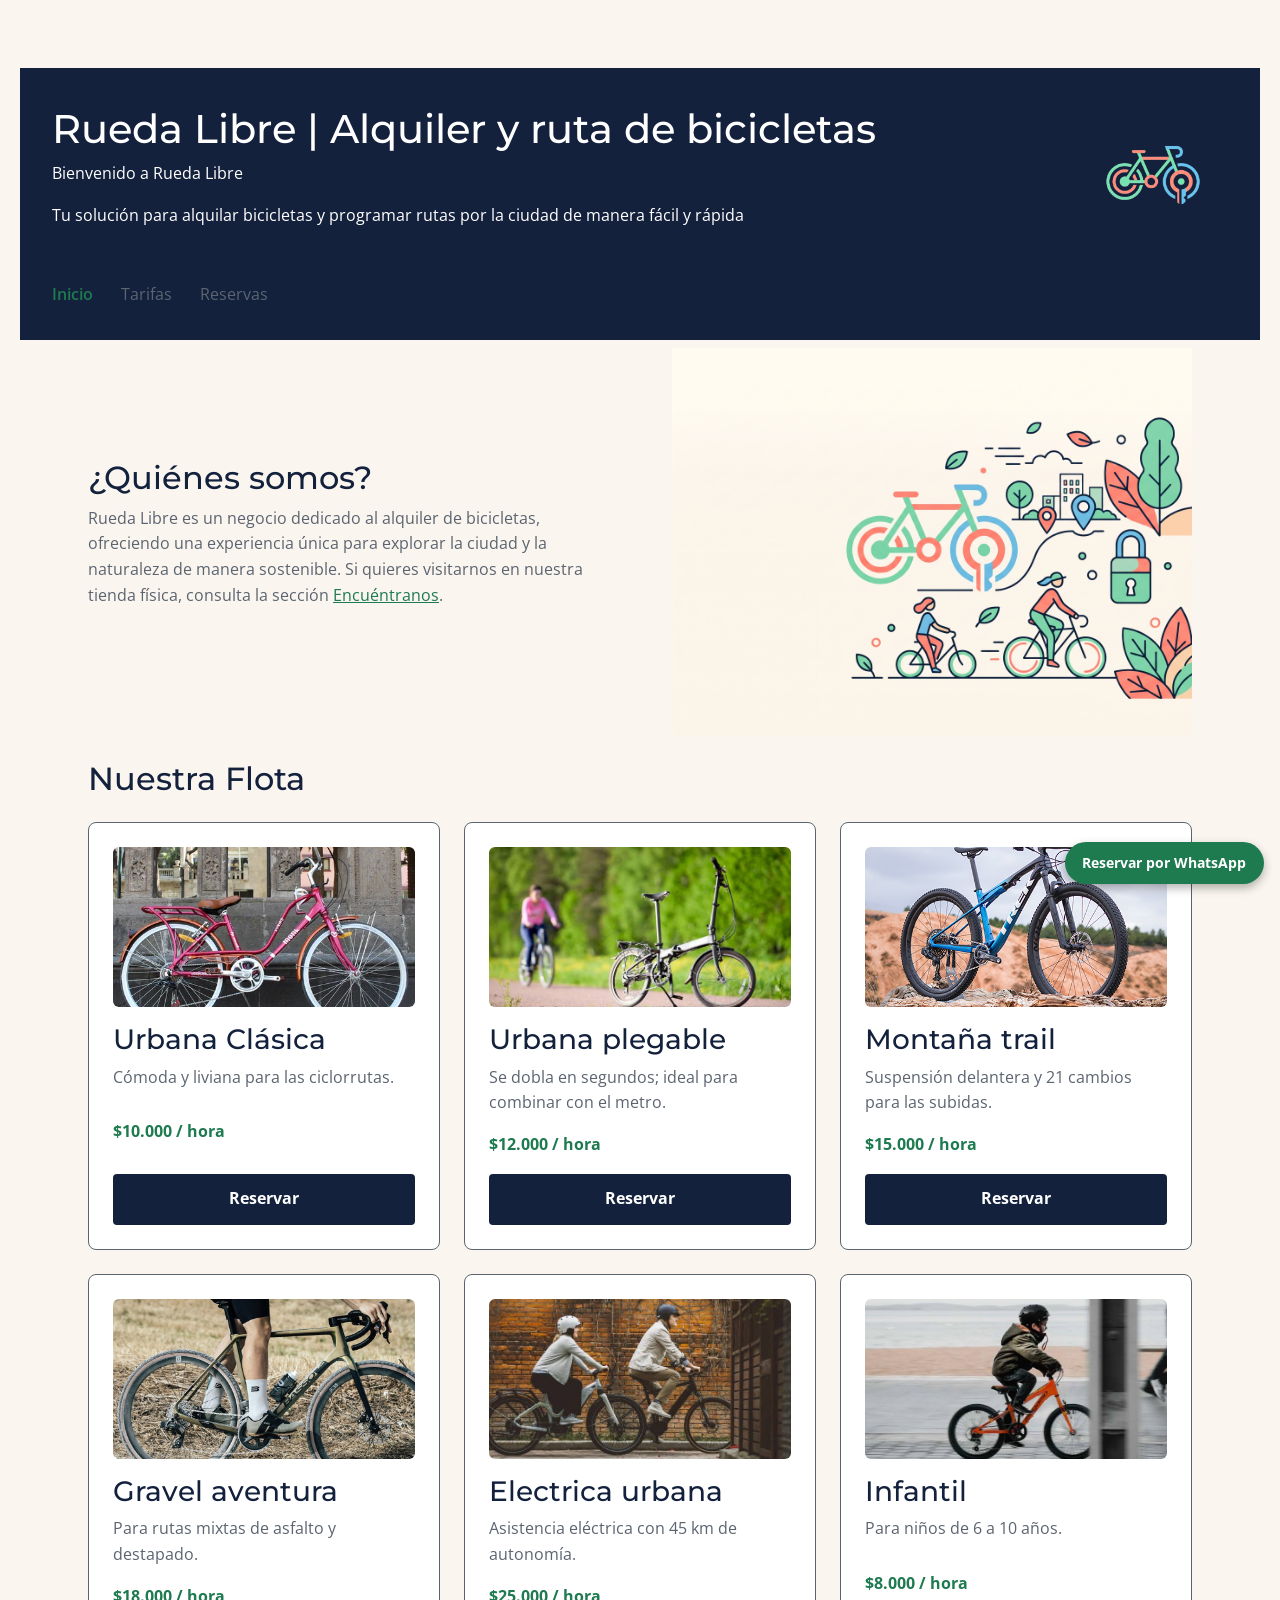
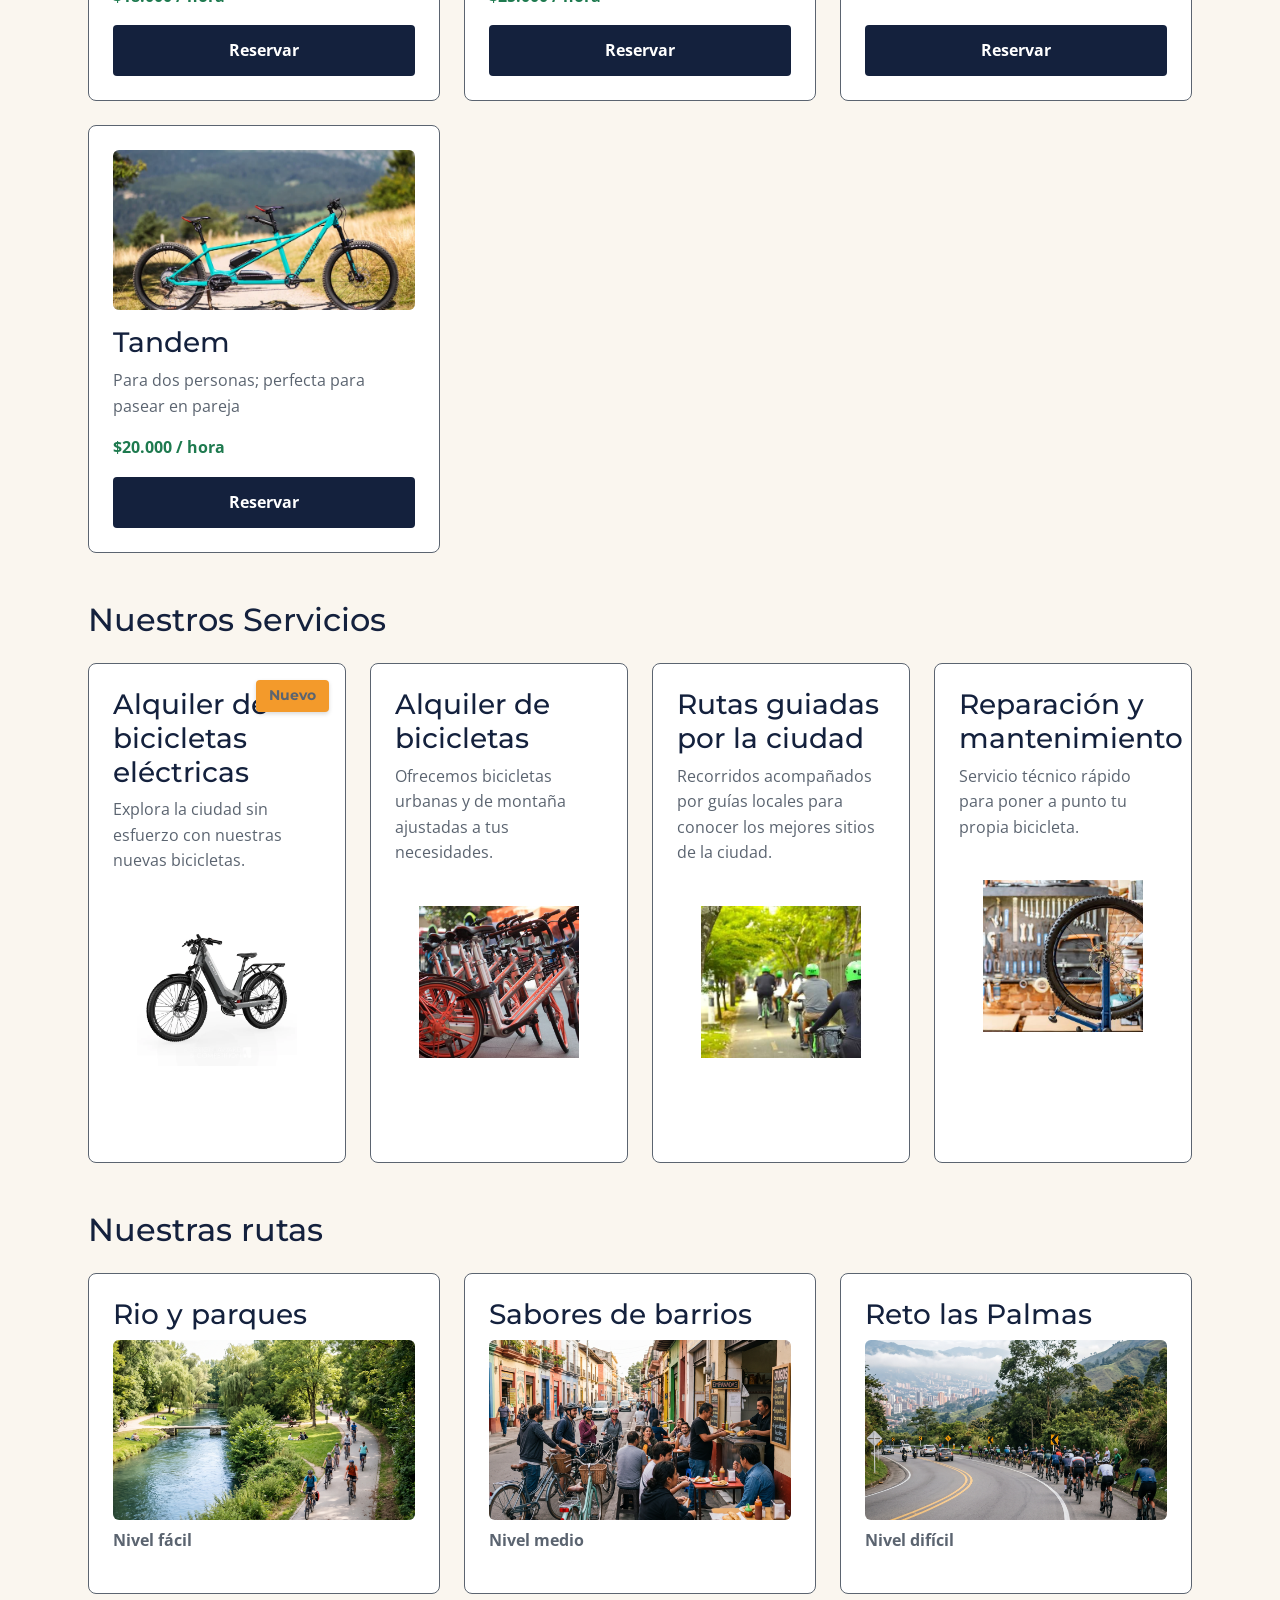
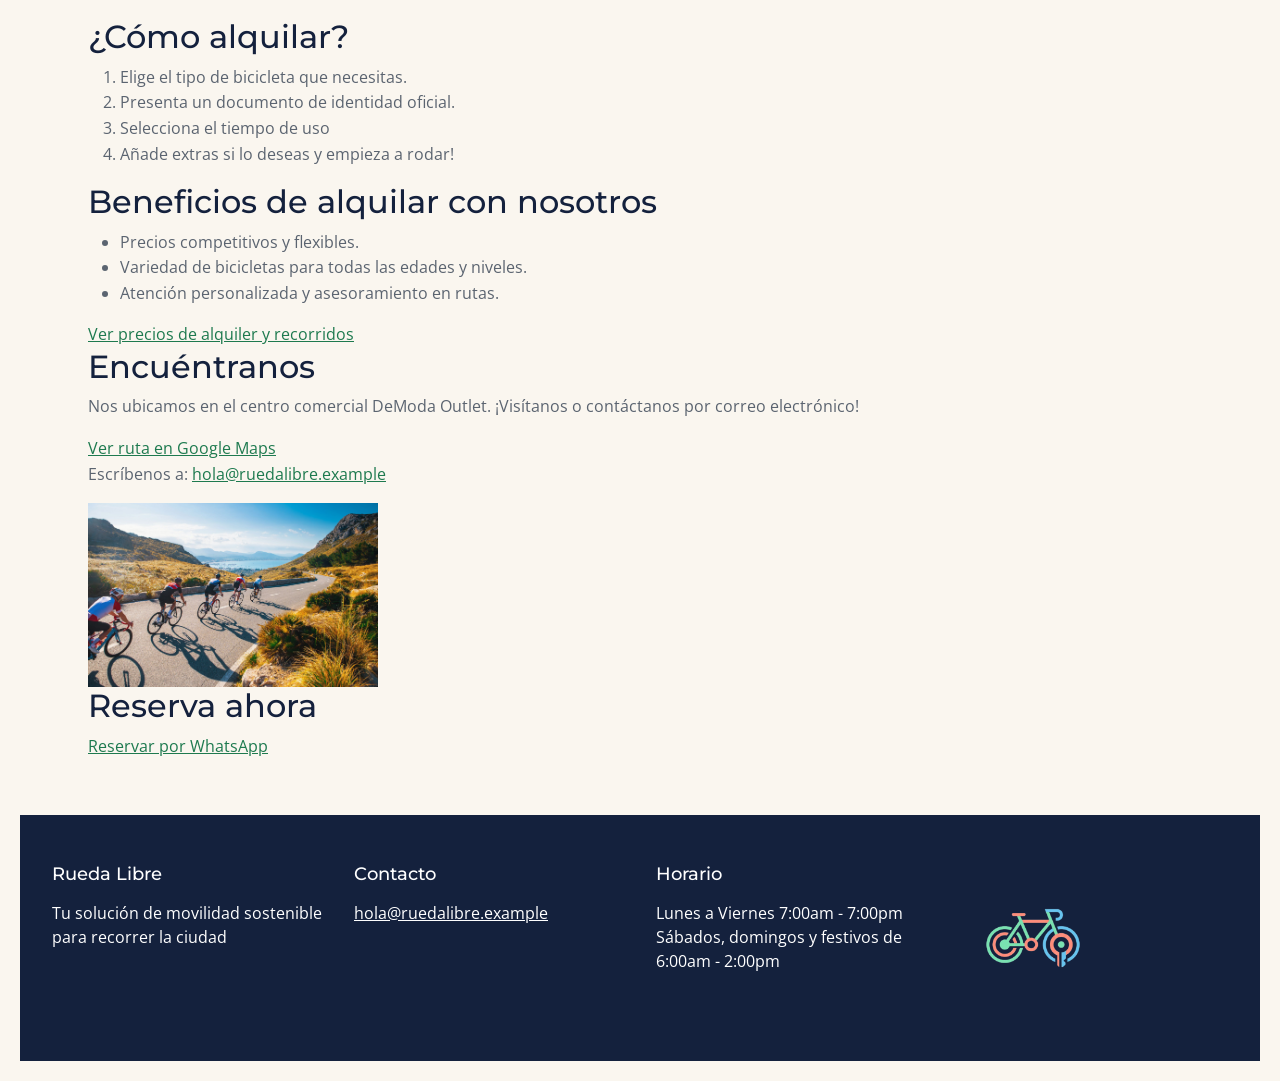
<file: index.html>
<!DOCTYPE html>
<html lang="es">
<head>
    <meta charset="UTF-8">
    <meta name="viewport" content="width=device-width, initial-scale=1.0">
    <title>Inicio | Rueda Libre</title>
    <link rel="stylesheet" href="https://cdn.jsdelivr.net/npm/bootstrap@5.3.3/dist/css/bootstrap.min.css">
    <link rel="stylesheet" href="css/styles.css">

</head>

<body>
    <header>
        
        <section class="header-bloque">
            <h1>Rueda Libre | Alquiler y ruta de bicicletas</h1>
            <p>Bienvenido a Rueda Libre</p>
            <p>Tu solución para alquilar bicicletas y programar rutas por la ciudad de manera fácil y rápida</p>
        </section>
        
        <section class="header-bloque">
            <img src="img/logo-bicicletas.png" alt="Logo de Rueda Libre" width="150">
        </section>

        <section class="header-bloque">
            <nav>
                <ul id="menu">
                    <li><a href="../index.html"class="activo">Inicio</a></li>
                    <li><a href="paginas/tarifas.html">Tarifas</a></li>
                    <li><a href="paginas/reservas.html">Reservas</a></li>
                </ul>
            </nav>
        </section>
        </header>
    
    <main class="contenedor-principal">

        <section class="portada">
            <article class="quienes-somos">
            <h2>¿Quiénes somos?</h2>
            <p>Rueda Libre es un negocio dedicado al alquiler de bicicletas, ofreciendo una experiencia única para explorar la ciudad y la naturaleza de manera sostenible. Si quieres visitarnos en nuestra tienda física, consulta la sección  <a href="#encuentranos">Encuéntranos</a>.</p>
            </article>
            <img src="img/portada.jpg" alt="">
        </section>
        
        <section id="flota" class="py-4">    
            <h2 class="mb-4">Nuestra Flota</h2>
            
            <div class="row g-4">
                <div class="col-12 col-md-6 col-lg-4">
                    <article class="tarjeta-flota h-100">
                        <img src="img/bicicleta-urbana.jpg" alt="Bicicleta Urbana Clásica">
                        <h3>Urbana Clásica</h3>
                        <p>Cómoda y liviana para las ciclorrutas.</p>
                        <p class="precio">$10.000 / hora</p>
                        <a href="reservas.html" class="btn-principal text-center">Reservar</a>
                    </article>
                </div>
                
                <div class="col-12 col-md-6 col-lg-4">
                    <article class="tarjeta-flota h-100">
                        <img src="img/bicicleta-plegable.jpg" alt="Bicicleta Urbana Plegable">
                        <h3>Urbana plegable</h3>
                        <p>Se dobla en segundos; ideal para combinar con el metro.</p>
                        <p class="precio">$12.000 / hora</p>
                        <a href="reservas.html" class="btn-principal text-center">Reservar</a>
                    </article>
                </div>
                
                <div class="col-12 col-md-6 col-lg-4">
                    <article class="tarjeta-flota h-100">
                        <img src="img/bicicleta-montana.jpg" alt="Bicicleta Montaña Trail">
                        <h3>Montaña trail</h3>
                        <p>Suspensión delantera y 21 cambios para las subidas.</p>
                        <p class="precio">$15.000 / hora</p>
                        <a href="reservas.html" class="btn-principal text-center">Reservar</a>
                    </article>
                </div>
                
                <div class="col-12 col-md-6 col-lg-4">
                    <article class="tarjeta-flota h-100">
                        <img src="img/bicicleta-aventura.jpg" alt="Bicicleta Gravel aventura">
                        <h3>Gravel aventura</h3>
                        <p>Para rutas mixtas de asfalto y destapado.</p>
                        <p class="precio">$18.000 / hora</p>
                        <a href="reservas.html" class="btn-principal text-center">Reservar</a>
                    </article>
                </div>
                
                <div class="col-12 col-md-6 col-lg-4">
                    <article class="tarjeta-flota h-100">
                        <img src="img/bicicleta-electrica.jpg" alt="Bicicleta Electrica urbana">
                        <h3>Electrica urbana</h3>
                        <p>Asistencia eléctrica con 45 km de autonomía.</p>
                        <p class="precio">$25.000 / hora</p>
                        <a href="reservas.html" class="btn-principal text-center">Reservar</a>
                    </article>
                </div>
                
                <div class="col-12 col-md-6 col-lg-4">
                    <article class="tarjeta-flota h-100">
                        <img src="img/bicicleta-infantil.jpg" alt="Bicicleta infantil">
                        <h3>Infantil</h3>
                        <p>Para niños de 6 a 10 años.</p>
                        <p class="precio">$8.000 / hora</p>
                        <a href="reservas.html" class="btn-principal text-center">Reservar</a>
                    </article>
                </div>

                <div class="col-12 col-md-6 col-lg-4">
                    <article class="tarjeta-flota h-100">
                        <img src="img/bicicleta-tandem.jpg" alt="Bicicleta tandem">
                        <h3>Tandem</h3>
                        <p>Para dos personas; perfecta para pasear en pareja</p>
                        <p class="precio">$20.000 / hora</p>
                        <a href="reservas.html" class="btn-principal text-center">Reservar</a>
                    </article>
                </div>
            </div>
        </section>
        
        <section id="servicios" class="py-4">
            <h2 class="mb-4">Nuestros Servicios</h2>

            <div class="row g-4">
                <div class="col-12 col-md-6 col-lg-3">
                    <article class="tarjeta-servicio tarjeta-destacada h-100 position-relative">
                        <span class="etiqueta-nuevo">Nuevo</span>
                        <h3>Alquiler de bicicletas eléctricas</h3>
                        <p>Explora la ciudad sin esfuerzo con nuestras nuevas bicicletas.</p>
                        <img src="img/bicicletas-electricas.png" alt="Bicicletas electricas" class="img-fluid">
                    </article>
                </div>

                <div class="col-12 col-md-6 col-lg-3">
                    <article class="tarjeta-servicio h-100">
                        <h3>Alquiler de bicicletas</h3>
                        <p>Ofrecemos bicicletas urbanas y de montaña ajustadas a tus necesidades.</p>
                        <img src="img/bicicleta.jpg" alt="Alquiler de Bicicleta" class="img-fluid">
                    </article>
                </div>
                
                <div class="col-12 col-md-6 col-lg-3">
                    <article class="tarjeta-servicio h-100">
                        <h3>Rutas guiadas por la ciudad</h3>
                        <p>Recorridos acompañados por guías locales para conocer los mejores sitios de la ciudad.</p>
                        <img src="img/rutas-guiadas.jpg" alt="rutas guiadas en bicicleta" class="img-fluid">
                    </article>
                </div>
                
                <div class="col-12 col-md-6 col-lg-3">
                    <article class="tarjeta-servicio h-100">
                        <h3>Reparación y mantenimiento</h3>
                        <p>Servicio técnico rápido para poner a punto tu propia bicicleta.</p>
                        <img src="img/taller-bicicletas.jpg" alt="taller bicicletas" class="img-fluid">
                    </article>
                </div>
            </div>
        </section>

        <section id="nuestras-rutas" class="py-4">
            <h2 class="mb-4">Nuestras rutas</h2>
            <div class="row g-4">
                <div class="col-12 col-md-4">
                    <article class="tarjeta-ruta h-100">
                        <h3>Rio y parques</h3>
                        <img src="img/rios-parques.jpg" alt="Ruta guiada rios y parques" class="img-fluid rounded mb-2">
                        <p><strong>Nivel fácil</strong></p>
                    </article>
                </div>
                
                <div class="col-12 col-md-4">
                    <article class="tarjeta-ruta h-100">
                        <h3>Sabores de barrios</h3>
                        <img src="img/sabores.jpg" alt="Ruta guiada sabores de barrios" class="img-fluid rounded mb-2">
                        <p><strong>Nivel medio</strong></p>
                    </article>
                </div>

                <div class="col-12 col-md-4">
                    <article class="tarjeta-ruta h-100">
                        <h3>Reto las Palmas</h3>
                        <img src="img/reto-palmas.jpg" alt="Ruta guiada reto las palmas" class="img-fluid rounded mb-2">
                        <p><strong>Nivel difícil</strong></p>
                    </article>
                </div>
            </div>
        </section>

        <section id="como-alquilar">
            <h2>¿Cómo alquilar?</h2>
            <ol>
                <li>Elige el tipo de bicicleta que necesitas.</li>
                <li>Presenta un documento de identidad oficial.</li>
                <li>Selecciona el tiempo de uso </li>
                <li>Añade extras si lo deseas y empieza a rodar!</li>
            </ol>
        </section>

        <section id="beneficios">
            <h2>Beneficios de alquilar con nosotros</h2>
            <ul>
                <li>Precios competitivos y flexibles.</li>
                <li>Variedad de bicicletas para todas las edades y niveles.</li>
                <li>Atención personalizada y asesoramiento en rutas.</li>
            </ul>
            <a href="tarifas.html#tabla-recorridos">Ver precios de alquiler y recorridos</a>
        </section>

        <section id="encuentranos">
            <h2>Encuéntranos</h2>
            <p>Nos ubicamos en el centro comercial DeModa Outlet. ¡Visítanos o contáctanos por correo electrónico!</p>
            <a href="https://www.google.com/maps/place/De+Moda+Outlet/@6.2193831,-75.5859495,17z/data=!3m1!4b1!4m6!3m5!1s0x8e4429e1dab04e05:0x5a77c25c8a5faf3a!8m2!3d6.2193831!4d-75.5833746!16s%2Fg%2F11gv_xr9wj?entry=ttu&g_ep=EgoyMDI2MTAxOC4wIKXMDSoASAFQAw%3D%3D" target="_blank">Ver ruta en Google Maps</a>
            <p>
        Escríbenos a: <a href="mailto:hola@ruedalibre.example">hola@ruedalibre.example</a></p>
        <img src="img/ruta-bicicleta.jpg" alt="Ruta de bicicleta" width="290">
        </section>

        <section id="reserva">
        <h2>Reserva ahora</h2>
        <a href="https://wa.me/573000000000?text=Hola,%20quiero%20hacer%20una%20reserva" >Reservar por WhatsApp</a>
        <a href="https://wa.me/573000000000?text=Hola,%20quiero%20hacer%20una%20reserva" class="btn-reservar" target="_blank">Reservar por WhatsApp</a>
        </section>

    </main>

    <footer>
        <section class="footer-bloque">
            <h3>Rueda Libre</h3>
            <p>Tu solución de movilidad sostenible para recorrer la ciudad</p>
        </section>

        <section class="footer-bloque">
            <h3>Contacto</h3>
            <p><a href="mailto:hola@ruedalibre.example">hola@ruedalibre.example</a></p>
        </section>

        <section class="footer-bloque"> 
            <h3>Horario</h3>
            <p>Lunes a Viernes 7:00am - 7:00pm</p>
            <p>Sábados, domingos y festivos de 6:00am - 2:00pm</p>
        </section>

        <section class="footer-bloque">
            <img src="img/logo-bicicletas.png" alt="Logo de Rueda Libre" width="150">
        </section>
        
    </footer>
    <script src="https://cdn.jsdelivr.net/npm/bootstrap@5.3.3/dist/js/bootstrap.bundle.min.js"></script>

</body>
</html>
</file>
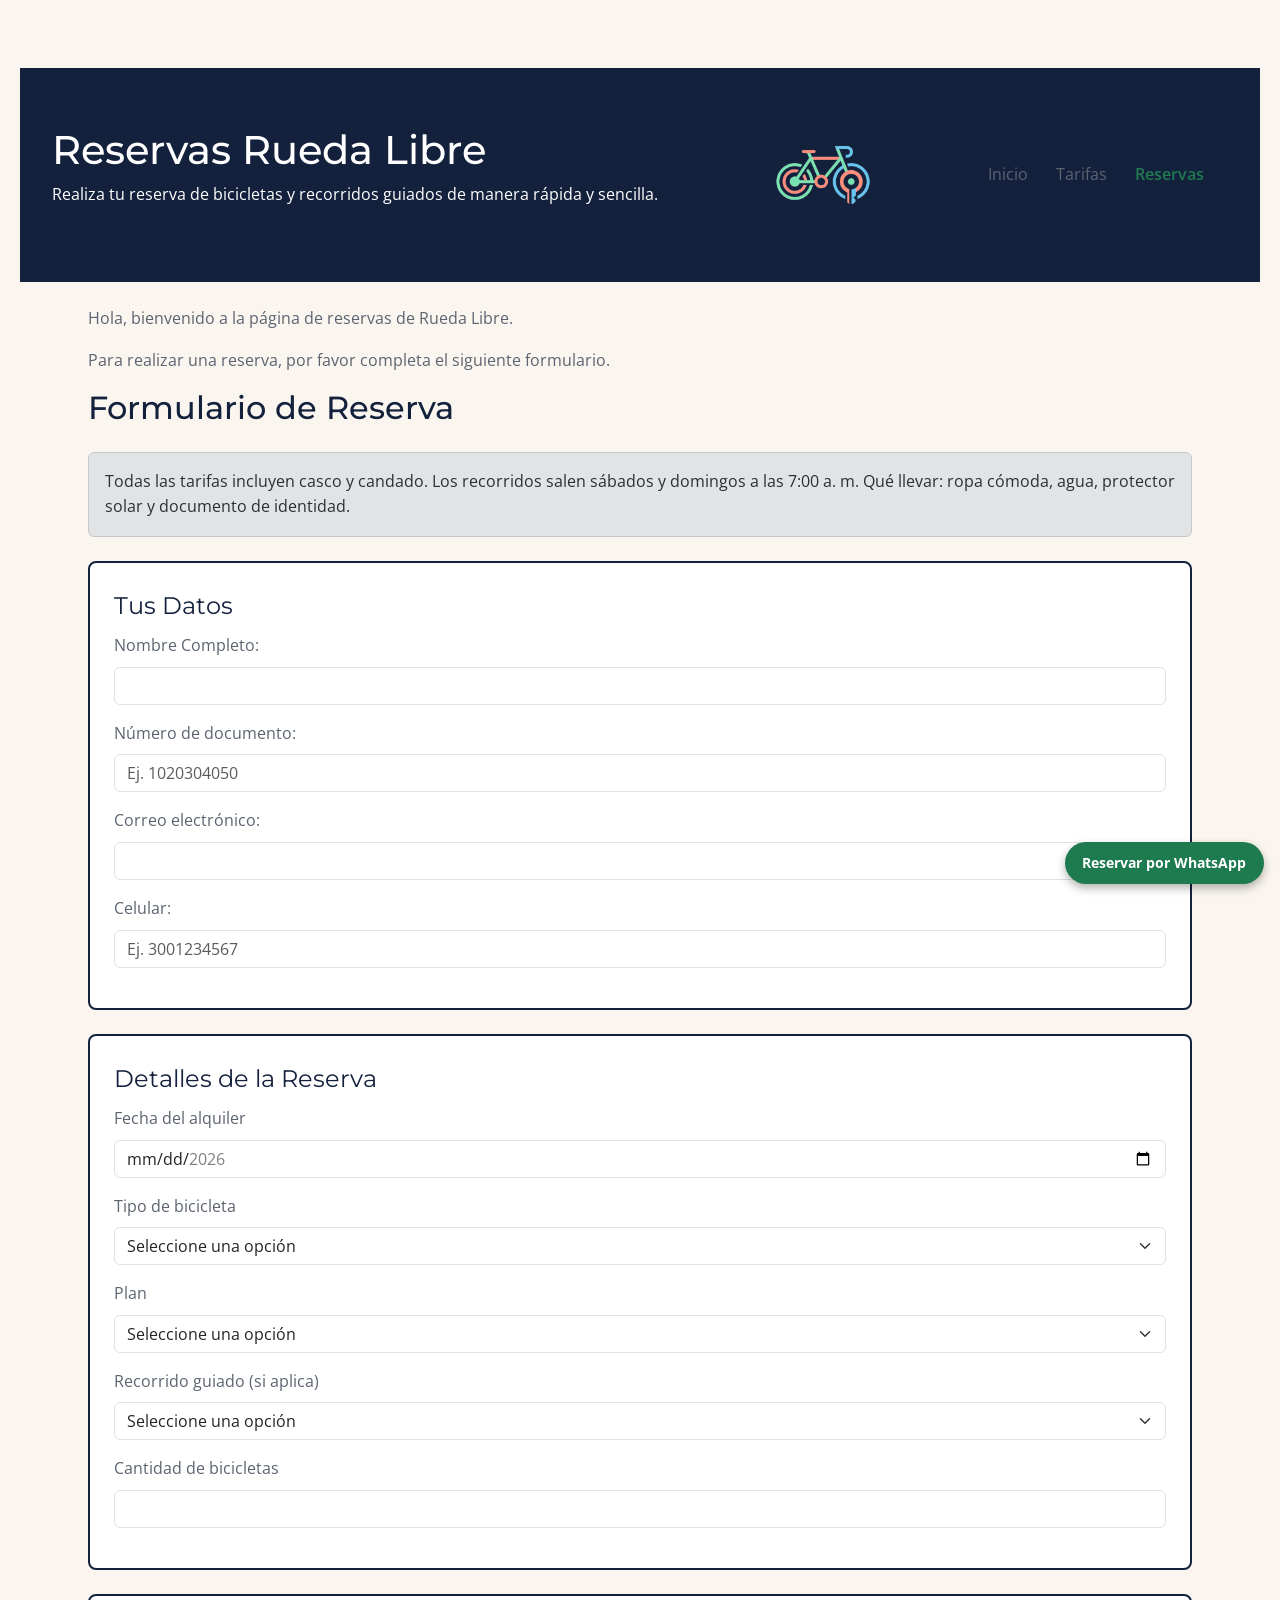
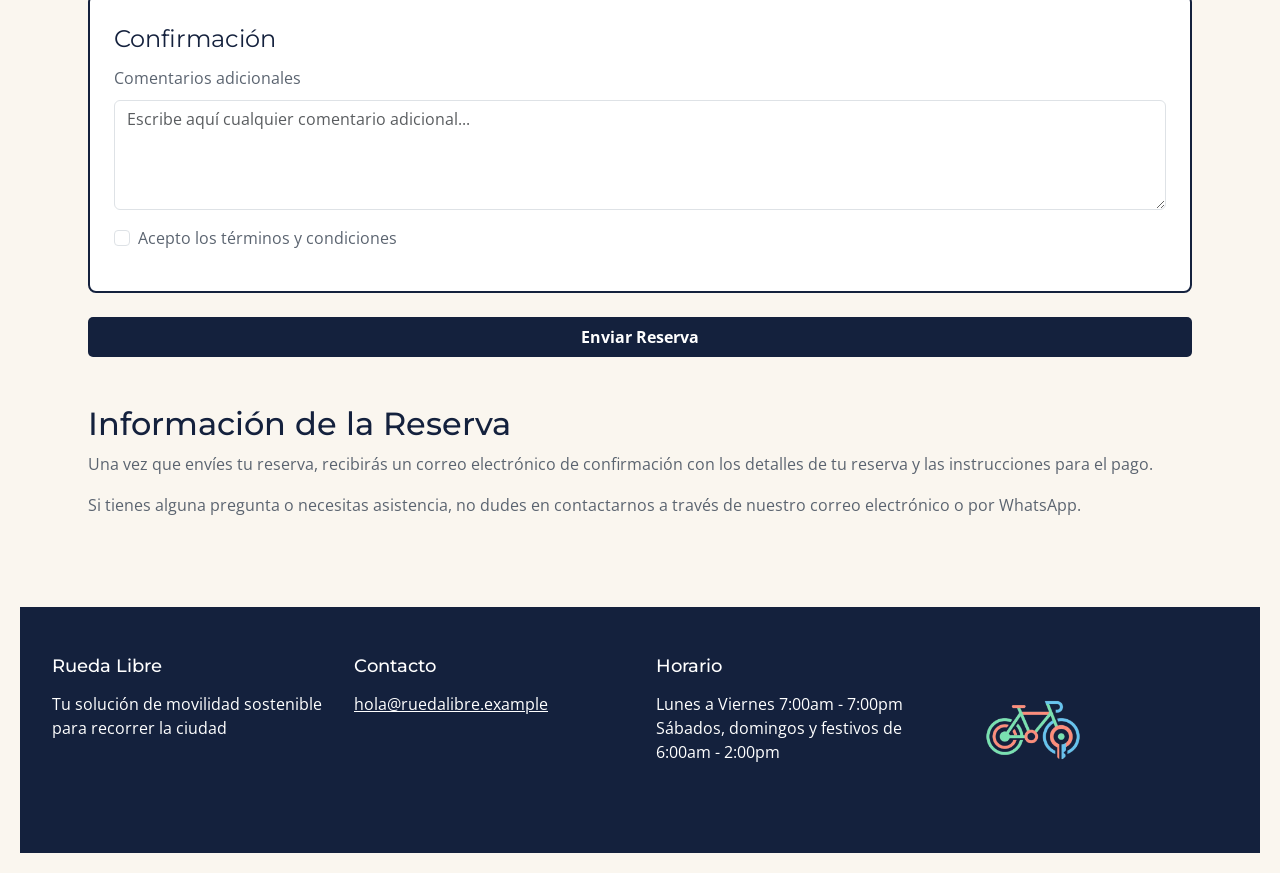
<file: paginas/reservas.html>
<!DOCTYPE html>
<html lang="es">
<head>
    <meta charset="UTF-8">
    <meta name="viewport" content="width=device-width, initial-scale=1.0">
    <title>Reservas | Rueda Libre</title>
    <link rel="stylesheet" href="https://cdn.jsdelivr.net/npm/bootstrap@5.3.3/dist/css/bootstrap.min.css">
    <link rel="stylesheet" href="../css/styles.css">
</head>
<body>
    <header>
        <section class="header-bloque">
            <h1>Reservas Rueda Libre</h1>
            <p>Realiza tu reserva de bicicletas y recorridos guiados de manera rápida y sencilla.</p>
        </section>
        
        <section class="header-bloque">
            <img src="../img/logo-bicicletas.png" alt="Logo de Rueda Libre" width="150">
        </section>

        <section class="header-bloque">
            <nav>
                <ul id="menu">
                    <li><a href="../index.html">Inicio</a></li>
                    <li><a href="tarifas.html">Tarifas</a></li>
                    <li><a href="reservas.html" class="activo">Reservas</a></li>
                </ul>
            </nav>
        </section>
    </header>

    <main class="contenedor-principal py-4">
        <p>Hola, bienvenido a la página de reservas de Rueda Libre.</p>
        <p>Para realizar una reserva, por favor completa el siguiente formulario.</p>
        <h2 class="mb-4">Formulario de Reserva</h2>
        
        <section id="formulario-reserva">
            <aside class="alert alert-secondary mb-4">
            <form action="procesar_reserva.php" method="post">
                    Todas las tarifas incluyen casco y candado. Los recorridos salen sábados y domingos a las 7:00 a. m. Qué llevar: ropa cómoda, agua, protector solar y documento de identidad.
                </aside>
                
                <fieldset>
                    <legend>Tus Datos</legend>
                    <div class="mb-3">
                        <label for="nombre" class="form-label">Nombre Completo:</label>
                        <input type="text" id="nombre" name="nombre" class="form-control" required minlength="3">
                    </div>

                    <div class="mb-3">
                        <label for="documento" class="form-label">Número de documento:</label>
                        <input type="tel" id="documento" name="documento" class="form-control" required minlength="6" maxlength="10" placeholder="Ej. 1020304050" title="Sólo números, entre 6 y 10 dígitos">
                    </div>

                    <div class="mb-3">
                        <label for="email" class="form-label">Correo electrónico:</label>
                        <input type="email" id="email" name="email" class="form-control" required>
                    </div>

                    <div class="mb-3">
                        <label for="celular" class="form-label">Celular:</label>
                        <input type="tel" id="celular" name="celular" class="form-control" required pattern="3[0-9]{9}" placeholder="Ej. 3001234567">
                    </div>
                </fieldset>

                <fieldset>
                    <legend>Detalles de la Reserva</legend>

                    <div class="mb-3">
                        <label for="fecha" class="form-label">Fecha del alquiler</label>
                        <input type="date" id="fecha" name="fecha" class="form-control" required min="2026-11-01" max="2026-12-31">
                    </div>
                    
                    <div class="mb-3">
                        <label for="tipo-bicicleta" class="form-label">Tipo de bicicleta</label>
                        <select id="tipo-bicicleta" name="tipo-bicicleta" class="form-select" required>
                            <option value="">Seleccione una opción</option>
                            <option value="urbana">Bicicleta Urbana</option>
                            <option value="montana">Bicicleta de Montaña</option>
                            <option value="electrica">Bicicleta Eléctrica</option>
                        </select>
                    </div>

                    <div class="mb-3">
                        <label for="plan" class="form-label">Plan</label>
                        <select id="plan" name="plan" class="form-select" required>
                            <option value="">Seleccione una opción</option>
                            <option value="1-hora">1 Hora</option>
                            <option value="medio-dia">Medio Día (4h)</option>
                            <option value="dia-completo">Día Completo</option>
                            <option value="recorrido-guiado">Recorrido Guiado</option>
                        </select>
                    </div>

                    <div class="mb-3">
                        <label for="recorrido-guiado" class="form-label">Recorrido guiado (si aplica)</label>
                        <select id="recorrido-guiado" name="recorrido-guiado" class="form-select">
                            <option value="">Seleccione una opción</option>
                            <option value="rio-parques">Río y parques</option>
                            <option value="sabores-barrios">Sabores de barrios</option>
                            <option value="reto-palmas">Reto Las Palmas</option>
                        </select>
                    </div>

                    <div class="mb-3">
                        <label for="cantidad-bicicletas" class="form-label">Cantidad de bicicletas</label>
                        <input type="number" id="cantidad-bicicletas" name="cantidad-bicicletas" class="form-control" required min="1" max="6">
                    </div>
                </fieldset>

                <fieldset>
                    <legend>Confirmación</legend>
                    <div class="mb-3">
                        <label for="comentarios" class="form-label">Comentarios adicionales</label>
                        <textarea id="comentarios" name="comentarios" class="form-control" rows="4" maxlength="300" placeholder="Escribe aquí cualquier comentario adicional..."></textarea>
                    </div>

                    <div class="form-check mb-3">
                        <input type="checkbox" id="terminos" name="terminos" class="form-check-input" required>
                        <label for="terminos" class="form-check-label">Acepto los términos y condiciones</label>
                    </div>
                </fieldset>

                <button type="submit" class="btn btn-dark w-100 py-2 fw-bold">Enviar Reserva</button>
            </form>
        </section>

        <section id="informacion-reserva" class="mt-5">
            <h2>Información de la Reserva</h2>
            <p>Una vez que envíes tu reserva, recibirás un correo electrónico de confirmación con los detalles de tu reserva y las instrucciones para el pago.</p>
            <p>Si tienes alguna pregunta o necesitas asistencia, no dudes en contactarnos a través de nuestro correo electrónico o por WhatsApp.</p>
        <a href="https://wa.me/573000000000?text=Hola,%20quiero%20hacer%20una%20reserva"
            class="btn-reservar"
            target="_blank"
            rel="noopener"
            aria-label="Reservar por WhatsApp">Reservar por WhatsApp</a>
    </main>
    
    <footer>
        <section class="footer-bloque">
            <h3>Rueda Libre</h3>
            <p>Tu solución de movilidad sostenible para recorrer la ciudad</p>
        </section>

        <section class="footer-bloque">
            <h3>Contacto</h3>
            <p><a href="mailto:hola@ruedalibre.example">hola@ruedalibre.example</a></p>
        </section>

        <section class="footer-bloque"> 
            <h3>Horario</h3>
            <p>Lunes a Viernes 7:00am - 7:00pm</p>
            <p>Sábados, domingos y festivos de 6:00am - 2:00pm</p>
        </section>
        
        <section class="footer-bloque">
            <img src="../img/logo-bicicletas.png" alt="Logo de Rueda Libre" width="150">
        </section>
    </footer>

    <script src="https://cdn.jsdelivr.net/npm/bootstrap@5.3.3/dist/js/bootstrap.bundle.min.js"></script>
</body>
</html>
</file>
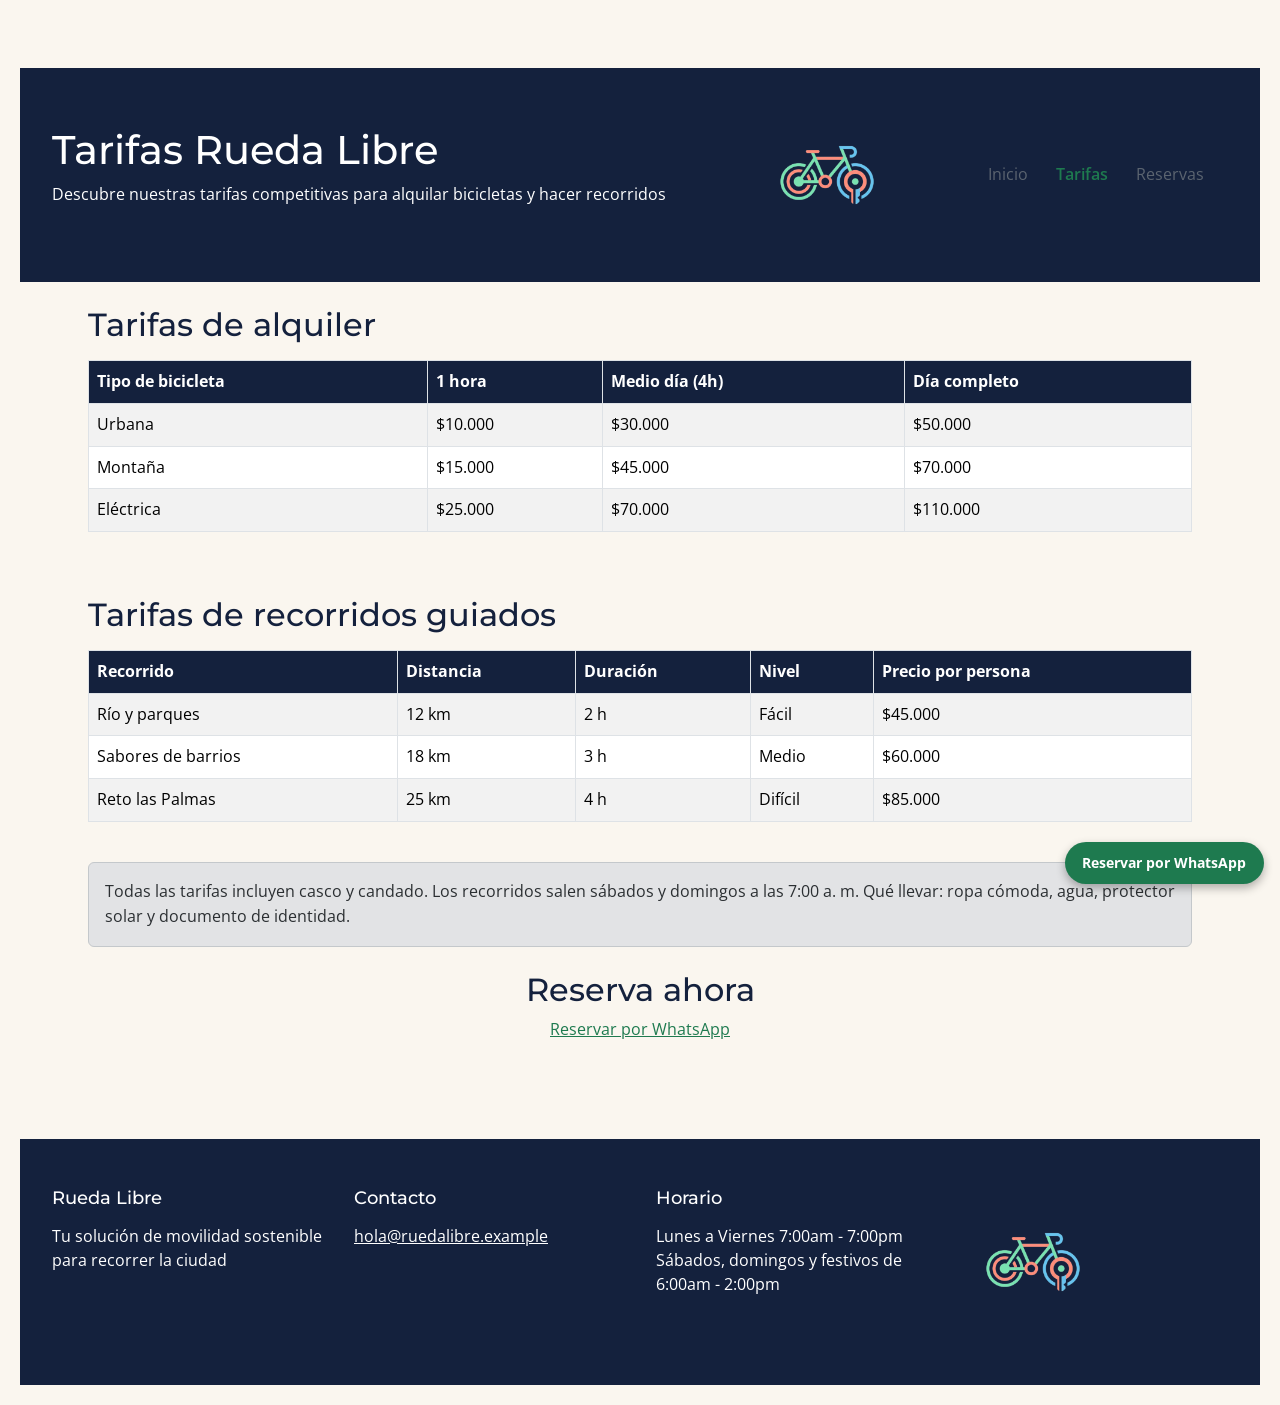
<file: paginas/tarifas.html>
<!DOCTYPE html>
<html lang="es">
<head>
    <meta charset="UTF-8">
    <meta name="viewport" content="width=device-width, initial-scale=1.0">
    <title>Tarifas | Rueda Libre</title>
    <link rel="stylesheet" href="https://cdn.jsdelivr.net/npm/bootstrap@5.3.3/dist/css/bootstrap.min.css">
    <link rel="stylesheet" href="../css/styles.css">
</head>
<body>

    <header>
        <section class="header-bloque">
            <h1>Tarifas Rueda Libre</h1>
            <p>Descubre nuestras tarifas competitivas para alquilar bicicletas y hacer recorridos</p>
        </section>
        
        <section class="header-bloque">
            <img src="../img/logo-bicicletas.png" alt="Logo de Rueda Libre" width="150">
        </section>

        <section class="header-bloque">
            <nav>
                <ul id="menu">
                    <li><a href="../index.html">Inicio</a></li>
                    <li><a href="tarifas.html" class="activo">Tarifas</a></li>
                    <li><a href="reservas.html">Reservas</a></li>
                </ul>
            </nav>
        </section>
    </header>

    <main class="contenedor-principal py-4">  
        
        <!-- SECCIÓN TARIFAS DE ALQUILER -->
        <section id="tarifas-alquiler" class="mb-5">
            <h2 class="mb-3">Tarifas de alquiler</h2>
            <div class="table-responsive">
                <table class="table table-striped table-bordered align-middle">
                    <thead>
                        <tr>
                            <th>Tipo de bicicleta</th>
                            <th>1 hora</th>
                            <th>Medio día (4h)</th>
                            <th>Día completo</th>
                        </tr>
                    </thead>
                    <tbody>
                        <tr>
                            <td>Urbana</td>
                            <td>$10.000</td>
                            <td>$30.000</td>
                            <td>$50.000</td>
                        </tr>
                        <tr>
                            <td>Montaña</td>
                            <td>$15.000</td>
                            <td>$45.000</td>
                            <td>$70.000</td>
                        </tr>
                        <tr>
                            <td>Eléctrica</td>
                            <td>$25.000</td>
                            <td>$70.000</td>
                            <td>$110.000</td>
                        </tr>
                    </tbody>
                </table>
            </div>
        </section>

        <!-- SECCIÓN TARIFAS DE RECORRIDOS -->
        <section id="tarifas-recorridos" class="mb-4">
            <h2 class="mb-3">Tarifas de recorridos guiados</h2>
            <div class="table-responsive">
                <table class="table table-striped table-bordered align-middle">
                    <thead class="text-white bg-primary">
                        <tr>
                            <th>Recorrido</th>
                            <th>Distancia</th>
                            <th>Duración</th>
                            <th>Nivel</th>
                            <th>Precio por persona</th>
                        </tr>
                    </thead>
                    <tbody>
                        <tr>
                            <td>Río y parques</td>
                            <td>12 km</td>
                            <td>2 h</td>
                            <td>Fácil</td>
                            <td>$45.000</td>
                        </tr>
                        <tr>
                            <td>Sabores de barrios</td>
                            <td>18 km</td>
                            <td>3 h</td>
                            <td>Medio</td>
                            <td>$60.000</td>
                        </tr>
                        <tr>
                            <td>Reto las Palmas</td>
                            <td>25 km</td>
                            <td>4 h</td>
                            <td>Difícil</td>
                            <td>$85.000</td>
                        </tr>
                    </tbody>
                </table>
            </div>
        </section>

        <aside class="alert alert-secondary p-3 mb-4" role="alert">
            Todas las tarifas incluyen casco y candado. Los recorridos salen sábados y domingos a las 7:00 a. m. Qué llevar: ropa cómoda, agua, protector solar y documento de identidad.
        </aside>
        
        <section id="reserva" class="text-center my-4">
            <h2>Reserva ahora</h2>
            <a href="https://wa.me/573000000000?text=Hola,%20quiero%20hacer%20una%20reserva" >Reservar por WhatsApp</a>
            <a href="https://wa.me/573000000000?text=Hola,%20quiero%20hacer%20una%20reserva" class="btn-reservar" target="_blank">Reservar por WhatsApp</a>
        </section>

    </main>

    <footer>
        <section class="footer-bloque">
            <h3>Rueda Libre</h3>
            <p>Tu solución de movilidad sostenible para recorrer la ciudad</p>
        </section>

        <section class="footer-bloque">
            <h3>Contacto</h3>
            <p><a href="mailto:hola@ruedalibre.example">hola@ruedalibre.example</a></p>
        </section>

        <section class="footer-bloque"> 
            <h3>Horario</h3>
            <p>Lunes a Viernes 7:00am - 7:00pm</p>
            <p>Sábados, domingos y festivos de 6:00am - 2:00pm</p>
        </section>
        
        <section class="footer-bloque">
            <img src="../img/logo-bicicletas.png" alt="Logo de Rueda Libre" width="150">
        </section>
    </footer>

<script src="https://cdn.jsdelivr.net/npm/bootstrap@5.3.3/dist/js/bootstrap.bundle.min.js"></script>
</body>
</html>
</file>
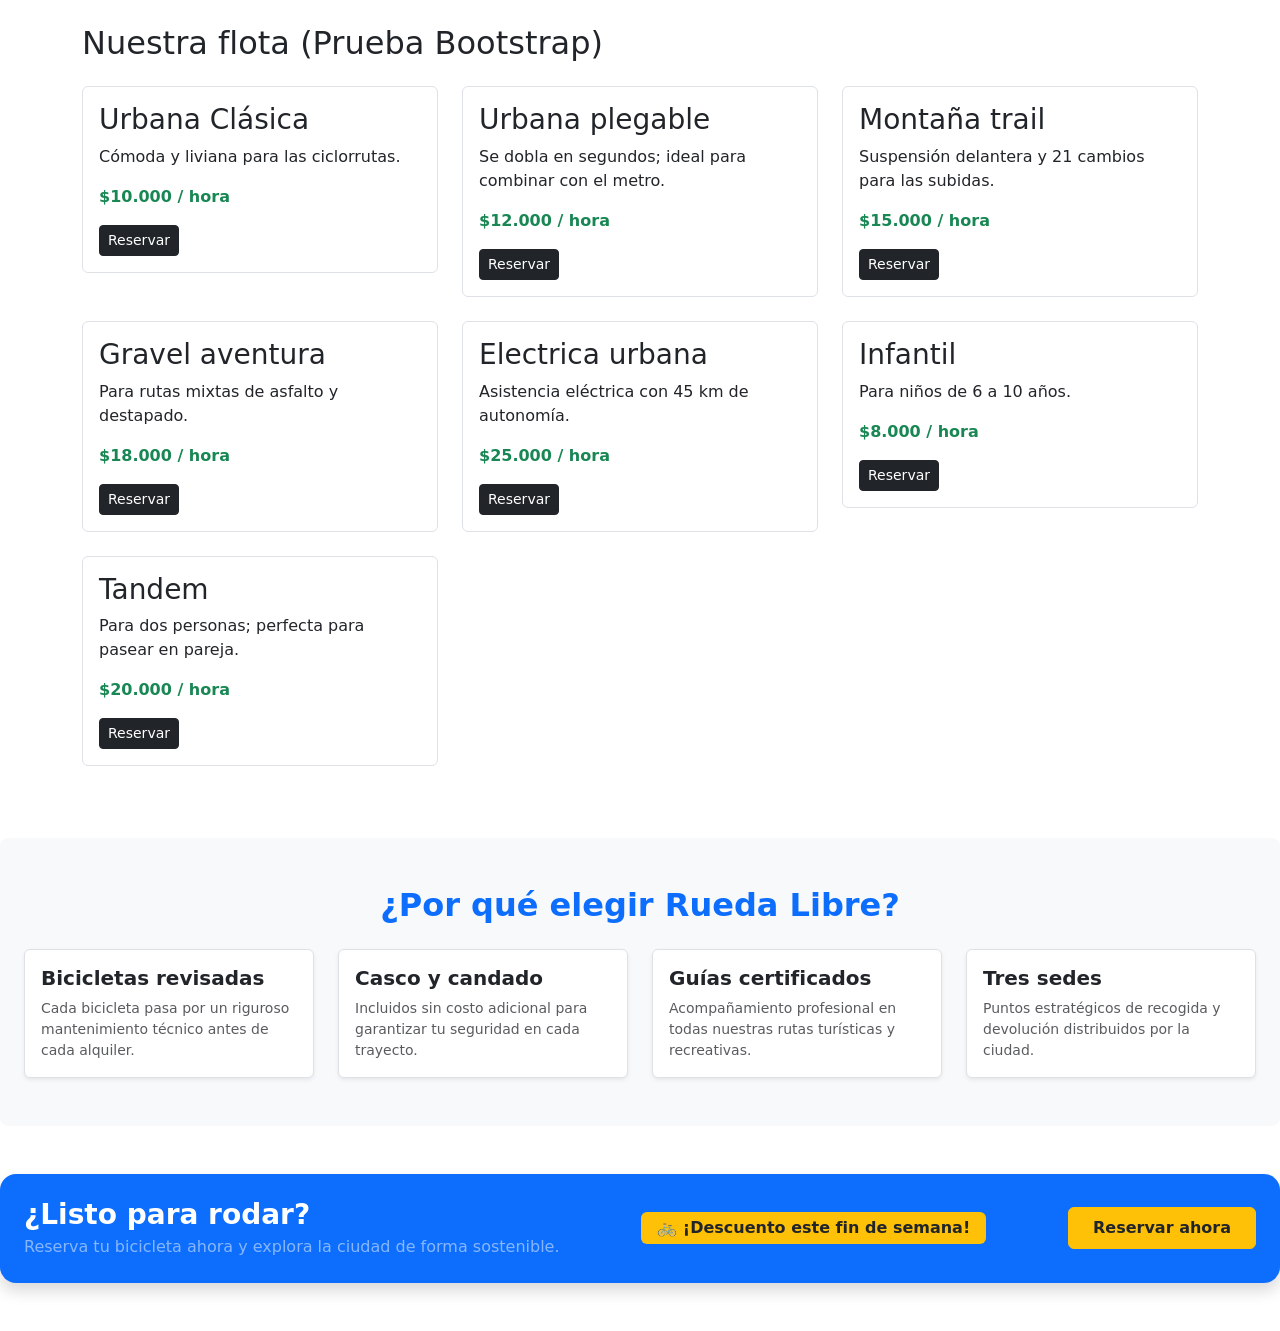
<file: pruebas/catalogo-bootstrap.html>
<!DOCTYPE html>
<html lang="es">
<head>
  <meta charset="UTF-8">
  <meta name="viewport" content="width=device-width, initial-scale=1">
  <title>Rueda Libre · Flota Bootstrap</title>
  <!-- Bootstrap 5.3 CSS por CDN -->
  <link href="https://cdn.jsdelivr.net/npm/bootstrap@5.3.8/dist/css/bootstrap.min.css" rel="stylesheet">
</head>
<body>

  <div class="container py-4">
    <h2 class="mb-4">Nuestra flota (Prueba Bootstrap)</h2>
    
    <div class="row g-4">
      <!-- Bicicleta 1 -->
      <div class="col-12 col-md-6 col-lg-4">
        <article class="p-3 border rounded bg-white">
          <h3>Urbana Clásica</h3>
          <p>Cómoda y liviana para las ciclorrutas.</p>
          <p class="fw-bold text-success">$10.000 / hora</p>
          <a href="#" class="btn btn-dark btn-sm">Reservar</a>
        </article>
      </div>

      <!-- Bicicleta 2 -->
      <div class="col-12 col-md-6 col-lg-4">
        <article class="p-3 border rounded bg-white">
          <h3>Urbana plegable</h3>
          <p>Se dobla en segundos; ideal para combinar con el metro.</p>
          <p class="fw-bold text-success">$12.000 / hora</p>
          <a href="#" class="btn btn-dark btn-sm">Reservar</a>
        </article>
      </div>

      <!-- Bicicleta 3 -->
      <div class="col-12 col-md-6 col-lg-4">
        <article class="p-3 border rounded bg-white">
          <h3>Montaña trail</h3>
          <p>Suspensión delantera y 21 cambios para las subidas.</p>
          <p class="fw-bold text-success">$15.000 / hora</p>
          <a href="#" class="btn btn-dark btn-sm">Reservar</a>
        </article>
      </div>

      <!-- Bicicleta 4 -->
      <div class="col-12 col-md-6 col-lg-4">
        <article class="p-3 border rounded bg-white">
          <h3>Gravel aventura</h3>
          <p>Para rutas mixtas de asfalto y destapado.</p>
          <p class="fw-bold text-success">$18.000 / hora</p>
          <a href="#" class="btn btn-dark btn-sm">Reservar</a>
        </article>
      </div>

      <!-- Bicicleta 5 -->
      <div class="col-12 col-md-6 col-lg-4">
        <article class="p-3 border rounded bg-white">
          <h3>Electrica urbana</h3>
          <p>Asistencia eléctrica con 45 km de autonomía.</p>
          <p class="fw-bold text-success">$25.000 / hora</p>
          <a href="#" class="btn btn-dark btn-sm">Reservar</a>
        </article>
      </div>

      <!-- Bicicleta 6 -->
      <div class="col-12 col-md-6 col-lg-4">
        <article class="p-3 border rounded bg-white">
          <h3>Infantil</h3>
          <p>Para niños de 6 a 10 años.</p>
          <p class="fw-bold text-success">$8.000 / hora</p>
          <a href="#" class="btn btn-dark btn-sm">Reservar</a>
        </article>
      </div>

      <!-- Bicicleta 7 (Tandem) -->
      <div class="col-12 col-md-6 col-lg-4">
        <article class="p-3 border rounded bg-white">
          <h3>Tandem</h3>
          <p>Para dos personas; perfecta para pasear en pareja.</p>
          <p class="fw-bold text-success">$20.000 / hora</p>
          <a href="#" class="btn btn-dark btn-sm">Reservar</a>
        </article>
      </div>
    </div>
  </div>
  <!-- ==========================================
         BENEFICIOS
         ========================================== -->
    <section class="py-5 my-5 bg-light rounded-3 px-4">
      <!-- Título centrado con utilidades de tipografía y margen -->
      <h2 class="text-center fw-bold mb-4 text-primary">¿Por qué elegir Rueda Libre?</h2>
      
      <div class="row g-4">
        <!-- Beneficio 1 -->
        <div class="col-12 col-md-6 col-lg-3">
          <div class="p-3 border rounded bg-white h-100 shadow-sm">
            <h5 class="fw-bold text-dark">Bicicletas revisadas</h5>
            <p class="text-muted small mb-0">Cada bicicleta pasa por un riguroso mantenimiento técnico antes de cada alquiler.</p>
          </div>
        </div>

        <!-- Beneficio 2 -->
        <div class="col-12 col-md-6 col-lg-3">
          <div class="p-3 border rounded bg-white h-100 shadow-sm">
            <h5 class="fw-bold text-dark">Casco y candado</h5>
            <p class="text-muted small mb-0">Incluidos sin costo adicional para garantizar tu seguridad en cada trayecto.</p>
          </div>
        </div>

        <!-- Beneficio 3 -->
        <div class="col-12 col-md-6 col-lg-3">
          <div class="p-3 border rounded bg-white h-100 shadow-sm">
            <h5 class="fw-bold text-dark">Guías certificados</h5>
            <p class="text-muted small mb-0">Acompañamiento profesional en todas nuestras rutas turísticas y recreativas.</p>
          </div>
        </div>

        <!-- Beneficio 4 -->
        <div class="col-12 col-md-6 col-lg-3">
          <div class="p-3 border rounded bg-white h-100 shadow-sm">
            <h5 class="fw-bold text-dark">Tres sedes</h5>
            <p class="text-muted small mb-0">Puntos estratégicos de recogida y devolución distribuidos por la ciudad.</p>
          </div>
        </div>
      </div>
    </section>


    <!-- ==========================================
          LLAMADA A LA ACCIÓN
         ========================================== -->
    <section class="p-4 mb-5 text-bg-primary rounded-4 shadow">
      <div class="d-flex flex-column flex-md-row justify-content-between align-items-center gap-3">
        
        <div>
          <h3 class="fw-bold mb-1 text-white">¿Listo para rodar?</h3>
          <p class="lead mb-0 text-white-50 fs-6">Reserva tu bicicleta ahora y explora la ciudad de forma sostenible.</p>
        </div>

        <div class="d-none d-md-block">
          <span class="badge bg-warning text-dark fs-6 px-3 py-2">🚲 ¡Descuento este fin de semana!</span>
        </div>

        <div>
          <a href="#reservas" class="btn btn-warning fw-bold px-4 py-2 text-dark text-decoration-none">Reservar ahora</a>
        </div>

      </div>
    </section>

  <!-- Bootstrap 5.3 JS Bundle por CDN -->
  <script src="https://cdn.jsdelivr.net/npm/bootstrap@5.3.8/dist/js/bootstrap.bundle.min.js"></script>
</body>
</html>
</file>
<file: css/styles.css>
@import url('https://fonts.googleapis.com/css2?family=Montserrat:ital,wght@0,700;1,700&family=Open+Sans:ital@0;1&display=swap');

/*===============================================================
1. VARIABLES Y CONFIGURACIÓN INICIAL (:root)
   ================================================================ */

:root {
  /* Color Primario: Azul Noche (Para elementos principales, títulos y fondos oscuros) */
  --color-primario: #14213D;

  /* Color Secundario: Verde Ruta (Para enlaces y elementos interactivos secundarios) */
  --color-secundario: #1E7A4F;

  /* Color de Acento: Naranja Pedal (Estrictamente para contenedores de alerta o llamadas de atención / CTA) */
  --color-acento: #F39A2B;

  /* Color de Fondo General: Crema (Base suave para toda la página) */
  --color-fondo: #FAF6EF;

  /* Colores de Apoyo y Texto */
  --color-texto-principal: #14213D;  
  --color-texto-secundario: #5B6470;   /* Gris Asfalto para textos menos pesados */
  --color-blanco: #FFFFFF;             /* Blanco puro para tarjetas y textos sobre oscuro */

  /* Tipografía */
  --fuente-titulos: Montserrat, "arial black", "trebuchet ms";
  --fuente-cuerpo: Open Sans, "segoe ui", "helvetica neue", sans-serif;
}

/* =================================================================
2. RESET Y ESTILOS BASE (Box Model Universal)
   ================================================================ */
*, *::before, *::after {
  box-sizing: border-box;
}

body {
  background-color: var(--color-fondo);
  color: var(--color-texto-secundario);
  font-family: var(--fuente-cuerpo);
  margin: 0;
  padding: 20px;
  line-height: 1.6;
}

/* Títulos aplicando el Color Primario */
h1 {
  font-family: var(--fuente-titulos);
  color: var(--color-blanco);
}

h2, h3, h4, h5, h6, legend {
  font-family: var(--fuente-titulos);
  color: var(--color-primario);
}

/* =================================================================
3. SECCIONES DE PORTADA (Hero / Altura en vh)
   ================================================================ */
.portada {
  display:grid;
  grid-template-columns: 1fr 1fr;
  gap: 4rem;
  align-items: center;
}
/* =================================================================
4. NAVEGACION Y MENU
   ================================================================ */
#menu {
  list-style:none;
  padding: 0;
  margin: 0;
  justify-content: center;
  align-items: center;
  text-align: center;
}

#menu li {
  display: inline-block;
  margin-right: 1.5rem;
}
#menu a {
  color: var(--color-texto-secundario);
  text-decoration: none;
  transition: color 0.2s ease;
}

#menu a.activo {
  color: var(--color-secundario);
  font-weight: 600;
}

#menu a:hover {
  color: var(--color-secundario);
  opacity: 0.8;
}

#menu a:focus {
  outline: 2px solid var(--color-secundario);
  outline-offset:3px;
  border-radius: 2px;
}
/* =================================================================
5. ENLACES GENERALES (Links fuera del menú)
   ================================================================ */
a {
  color: var(--color-secundario); 
  text-decoration: underline;
}

a:hover,
a:focus {
  opacity: 0.8;
}

/* =================================================================
6.SECCIONES OSCURAS (Header, Footer)
   ================================================================ */
header, footer {
  background-color: var(--color-primario); 
  color: var(--color-blanco);              
  padding: 1.5rem;
  border-radius: 8px;
}

header a, footer a {
  color: var(--color-blanco);
}

/* =================================================================
7. TARJETAS DE SERVICIOS (Espaciado en rem, imágenes en %)
   ================================================================ */
#servicios h2 {
  margin-bottom: 1.5rem;
}

header {
  display: flex;
  flex-wrap: wrap;
  justify-content: space-between;
  align-items: center;
  gap: 2rem;
  background-color: var(--color-primario);
  color: var(--color-blanco);
  padding: 2rem;
  border-radius: 0;
  margin-top: 3rem;
}

header.header-bloque {
  flex:1;
  min-width: 200px;
}

header.header-bloque h3 {
  color: var(--color-blanco);
  margin-top: 0;
}

header.header-bloque a {
  color: var(--color-blanco);
}

.menu {
  display: flex;
  gap: 1rem;
  list-style: none;
  padding: 0;
}
.portada img {
  width: 100%;
  height: auto;
  max-height: 50vh;
  object-fit: contain;
}
.contenedor-principal{
  max-width: 70rem;
  margin: 0 auto;
  padding:1.5rem;
}
.contenedor-tarjetas {
  display:flex;
  gap:1.5rem;
  flex-wrap:wrap;
}
.grilla-flota {
  display: grid;
  grid-template-columns: repeat(auto-fit, minmax(260px, 1fr));
  gap: 2rem;
  margin-top: 2rem;
}
.tarjeta-flota {
  background-color: var(--color-blanco);
  border: 1px solid var(--color-texto-secundario);
  border-radius: 8px;
  padding: 1.5rem;
  display: flex;
  flex-direction: column;
  justify-content: space-between;
}
.tarjeta-flota img {
  width: 100%;
  height: 160px;
  object-fit: cover;
  border-radius: 6px;
  margin-bottom: 1rem;
}
.tarjeta-flota h3 {
  color: var(--color-primario);
  margin-top: 0;
  margin-bottom: 0.5rem;
}
.tarjeta-flota p {
  color: var(--color-texto-secundario);
  margin-bottom: 1rem;
  flex-grow: 1;
}
.tarjeta-flota .precio {
  font-weight: bold;
  color: var(--color-secundario);
  margin-bottom: 1rem;
}
.tarjeta-flota .btn-principal {
  text-align: center;
  text-decoration: none;
  background-color: var(--color-primario);
  color: var(--color-blanco);
  padding: 0.8rem;
  border-radius: 4px;
  font-weight: bold;
}
.tarjeta-servicio {
    background-color:var(--color-blanco);
    border: 1px solid var(--color-texto-secundario);
    border-radius: 8px;
    padding: 1.5rem;
    margin-bottom: 2rem;
    flex:1;
    min-width:220px;
  }
.tarjeta-servicio img {
  width: 100%;
  height: 200px;
  object-fit: cover;
  border-radius: 8px;
  padding: 1.5rem;
  margin-top: 1rem;
  margin-bottom: 1rem;
  display: block;
}
.tarjeta-destacada {
  position: relative;
}
.etiqueta-nuevo {
  position: absolute;
  top: 1rem;
  right: 1rem;
  background-color: var(--color-acento);
  font-family: var(--fuente-titulos);
  font-size: 0.85rem;
  font-weight: bold;
  padding: 0.3rem 0.8rem;
  border-radius: 4px;
  box-shadow: 0 2px 4px rgba(0,0,0,0.15);
  z-index:5;
}
.galeria-rutas {
  display: grid;
  grid-template-columns: repeat(auto-fit, minmax(250px, 1fr));
  gap:2rem;
  margin-top: 2rem;
}
.tarjeta-ruta {
  background-color: var(--color-blanco);
  border: 1px solid var(--color-texto-secundario);
  border-radius: 8px;
  padding: 1.5rem;
  display: flex;
  flex-direction: column;
}
.tarjeta-ruta img {
  width: 100%;
  height: 180px;
  object-fit: cover;
  border-radius: 6px;
  margin-bottom: 1rem;
}
.tarjeta-ruta h3 {
  color: var(--color-primario);
  margin-top: 0;
  margin-bottom: 0.5rem;
}
.contenedor-reservas{
  display: grid;
  grid-template-columns: 2fr 1fr;
  gap:2.5rem;
  align-items: start;
}
footer {
  display: flex;
  flex-wrap: wrap;
  justify-content: space-around;
  align-items: flex-start;
  gap: 2rem;
  background-color: var(--color-primario);
  color: var(--color-blanco);
  padding: 3rem 2rem;
  border-radius:0;
  margin-top: 3rem;
  text-align: left;
}
footer .logo-footer {
  width: 120px;      
  height: auto;       
  display: block;
  margin-bottom: 1rem;
  padding: 5px;
  border-radius: 4px;
}
footer .footer-bloque {
  flex: 1;
  min-width: 220px;
}
footer .footer-bloque h3 {
  color: var(--color-blanco);
  margin-top: 0;
  margin-bottom: 1rem;
  font-size: 1.1rem;
}
footer .footer-bloque p {
  margin: 0;
  line-height: 1.5;
}
footer .footer-bloque a {
  color: var(--color-blanco);
  text-decoration: underline;
}
/* =================================================================
8. TABLAS (Lectura mejorada y alto contraste)
   ================================================================ */
.table thead {
  --bs-table-bg: var(--color-primario);
  --bs-table-color: var(--color-blanco);
  --bs-table-border-color: var(--color-texto-secundario);
}

/* =================================================================
9.CONTENEDORES DE ACENTO (Naranja Pedal)
   ================================================================ */
.contenedor-acento {
  background-color: var(--color-acento); /* Fondo con color de acento */
  color: var(--color-primario);          /* Texto obligatorio en color primario para cumplir accesibilidad */
  padding: 1.5rem;
  border-radius: 8px;
}
/* =================================================================
10. FORMULARIOS Y ACCESIBILIDAD DE FOCO
   ================================================================ */
fieldset {
  border: 2px solid var(--color-primario); /* Borde con color primario */
  border-radius: 8px;
  background-color: var(--color-blanco);
  padding: 1.5rem;
  margin-bottom: 1.5rem;
}

form label {
  display: block;
  margin-bottom: 0.5rem;
  font-weight: bold;
  color: var(--color-primario);
}

input,
select,
textarea {
  font-family: var(--fuente-cuerpo);
  font-size: 16px;
  padding: 0.8rem;
  border: 1px solid var(--color-texto-secundario);
  border-radius: 4px;
  background-color: var(--color-blanco);
  width: 100%;
  margin-bottom: 1.5rem;
}

input:focus,
select:focus,
textarea:focus {
  outline: none;
  border: 2px solid var(--color-secundario);
  box-shadow: 0 0 5px rgba(30, 122, 79, 0.4);
}

p.grupo-terminos {
  display: flex;
  align-items:center;
  gap:0.5rem;
  margin-bottom:1.5rem;
}

p.grupo-terminos input[type="checkbox"] {
  width:auto;
  margin-bottom: 0;
}

p.grupo-terminos label {
  display:inline;
  margin-bottom:0;
  font-weight: normal;
}

.form-control, .form-select, .form-check-input { margin-bottom: 0; }
.form-check-input { padding: 0; }

.form-control:focus, .form-select:focus {
  border-color: var(--color-secundario);
  box-shadow: 0 0 0 0.25rem rgba(30, 122, 79, 0.25);
}

.form-check-input:checked {
  background-color: var(--color-secundario);
  border-color: var(--color-secundario);
}

.btn-dark {
  --bs-btn-bg: var(--color-primario);
  --bs-btn-border-color: var(--color-primario);
  --bs-btn-hover-bg: #0d1730;
  --bs-btn-hover-border-color: #0d1730;
  --bs-btn-active-bg: #0d1730;
}
/* =================================================================
11. BOTONES (Componentes Interactivos y CTA)
   ================================================================ */
button[type="submit"],
.btn.principal {
  background-color: var(--color-primario);
  color: var(--color-blanco);
  border:none;
  padding: 1rem 2rem;
  border-radius: 5px;
  cursor: pointer;
  font-size: 16px;
  font-weight: bold;
  display:inline-block;
}

.btn-secundario {
  background-color: var(--color-acento);
  color: var(--color-primario);
  border: none;
  padding: 1rem 2rem;
  border-radius: 5px;
  cursor: pointer;
  font-size: 16px;
  font-weight: bold;
  display: inline-block;
}

.btn-reservar {
  position: fixed;
  bottom: 2rem;
  right: 2rem;
  background-color: var(--color-secundario);
  color: var(--color-blanco);
  padding: 0.8rem 1.4rem;
  border-radius: 50px;
  text-decoration: none;
  font-weight: bold;
  font-size: 16px;
  border: none;
  cursor: pointer;
  box-shadow: 0 4px 10px rgba(0,0,0,0.3);
  z-index: 1000;
  display: flex;
  align-items: center;
  gap:0.5rem;
  transition: transform 0.2s ease, background-color 0.2s ease;
}

.btn-reservar:hover {
  opacity: 0.9;
  background-color: #145c3b;
}

.btn-reservar:focus {
  outline: 3px solid var(--color-primario);
  outline-offset: 2px;
}
/* =================================================================
12. DISEÑO RESPONSIVE
   ================================================================ */
@media(max-width: 768px) {
  header {
    margin:1rem;
    width: calc(100% - 2rem);
    border-radius: 8px;

  }
  .portada {
    display: grid;
    grid-template-columns: 1fr;
    gap: 2rem;
    text-align: center;
  }
  .portada img {
    width: 100%;
    max-width: 350px;
    margin: 0 auto;

  }
  .contenedor-tarjetas {
    flex-direction: column;
  }
  .etiqueta-nuevo {
    top: 0.5rem;
    right: 0.5rem;
    font-size: 0.75rem;
    padding: 0.2rem 0.6rem;
  }
  table {
  width: 100%;
  table-layout: fixed;
  margin: 2rem 0;
  }
  th, td {
    padding: 0.4rem;
    font-size: 0.8rem;
    word-wrap: break-word;
    overflow-wrap: break-word;
    hyphens: auto;
  }
}
  .contenedor-principal{
    padding: 0.5rem;
}
  .btn-reservar {
    bottom: 1rem;
    right: 1rem;
    padding: 0.6rem 1.1rem;
    font-size: 14px;
  }
</file>
